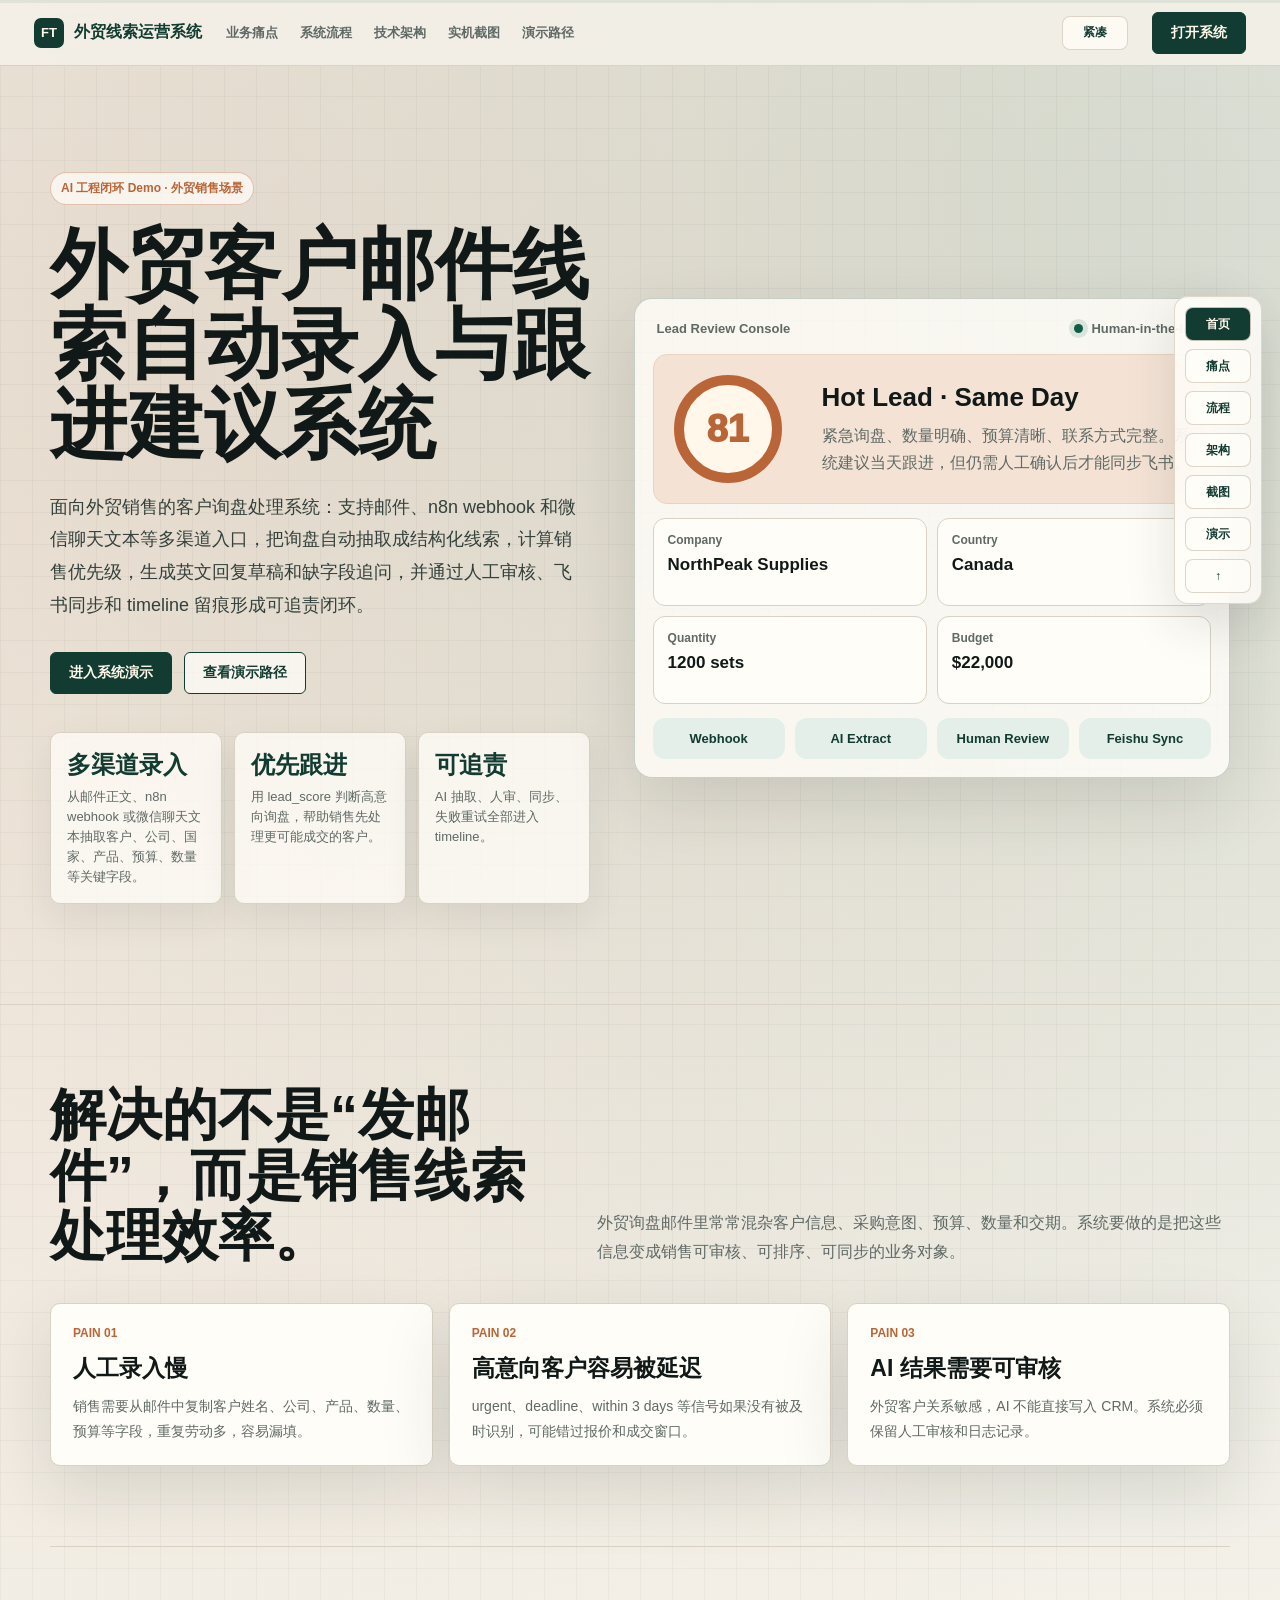
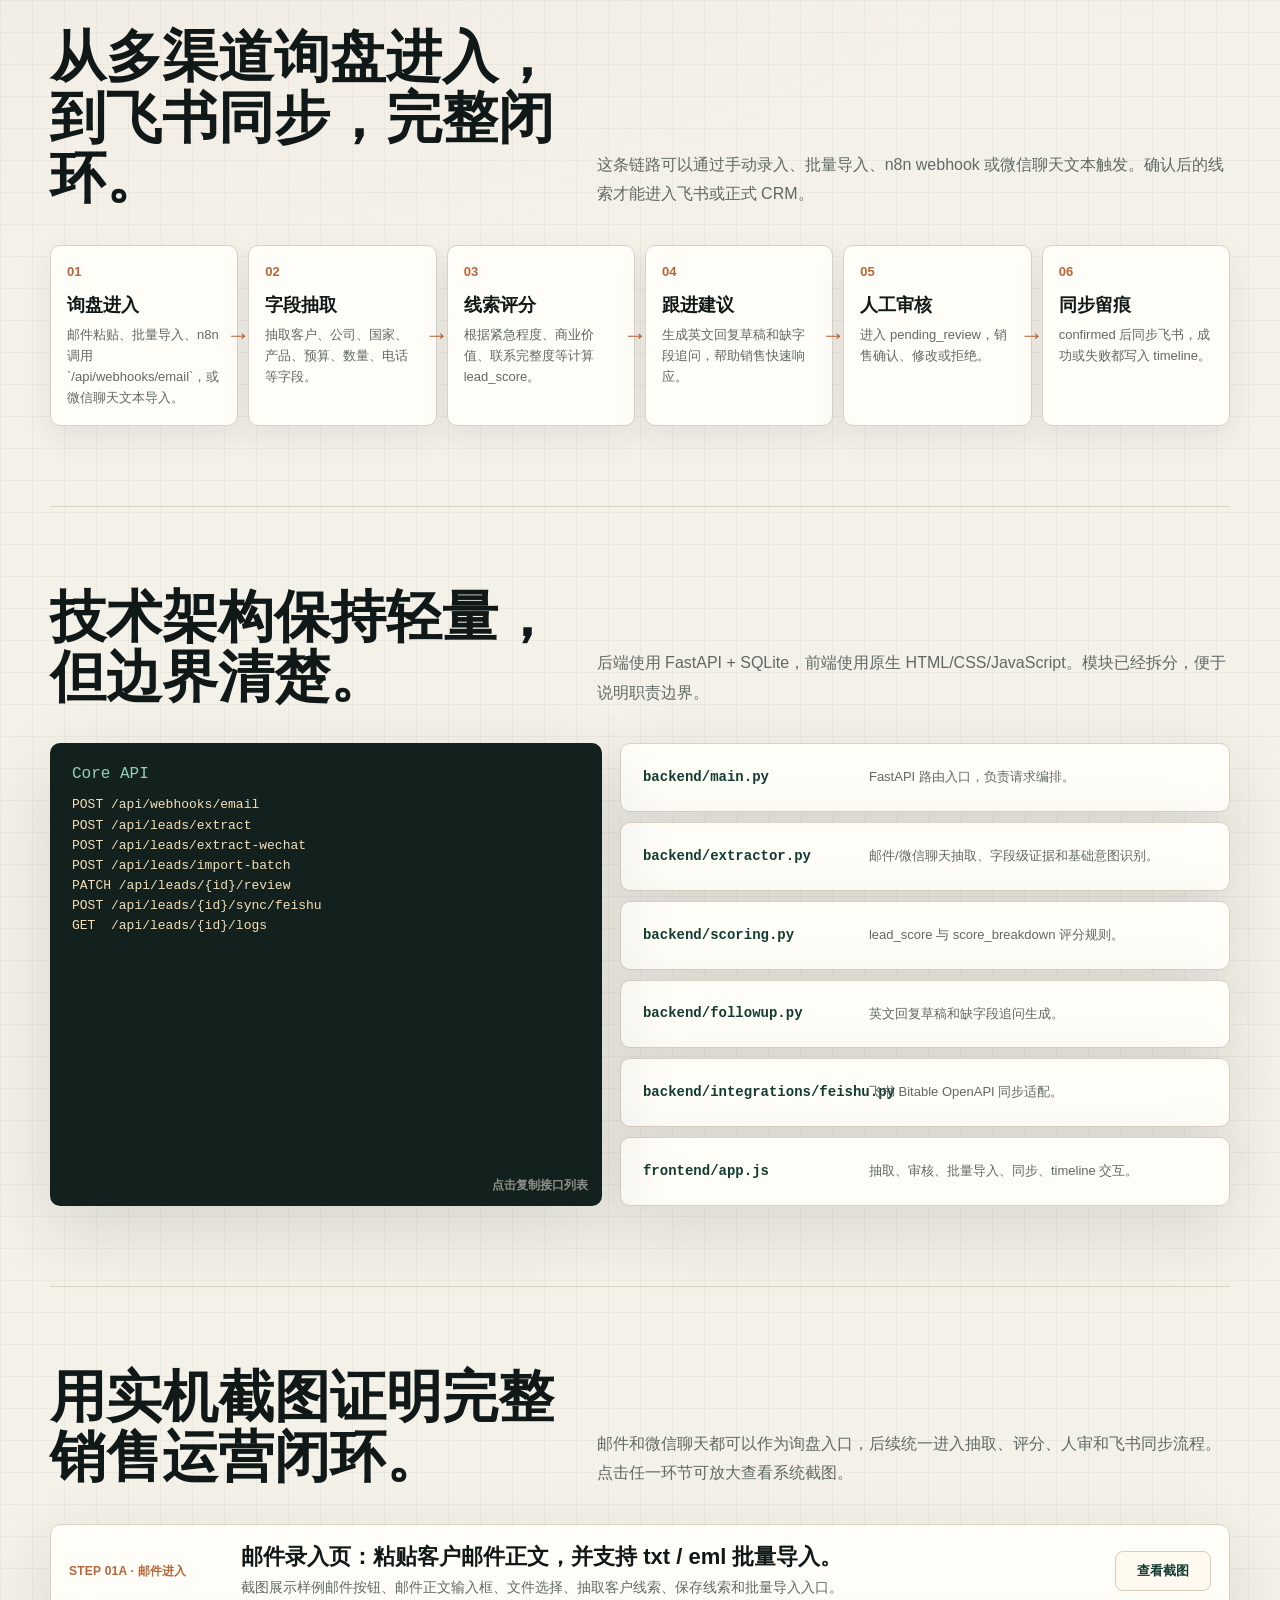
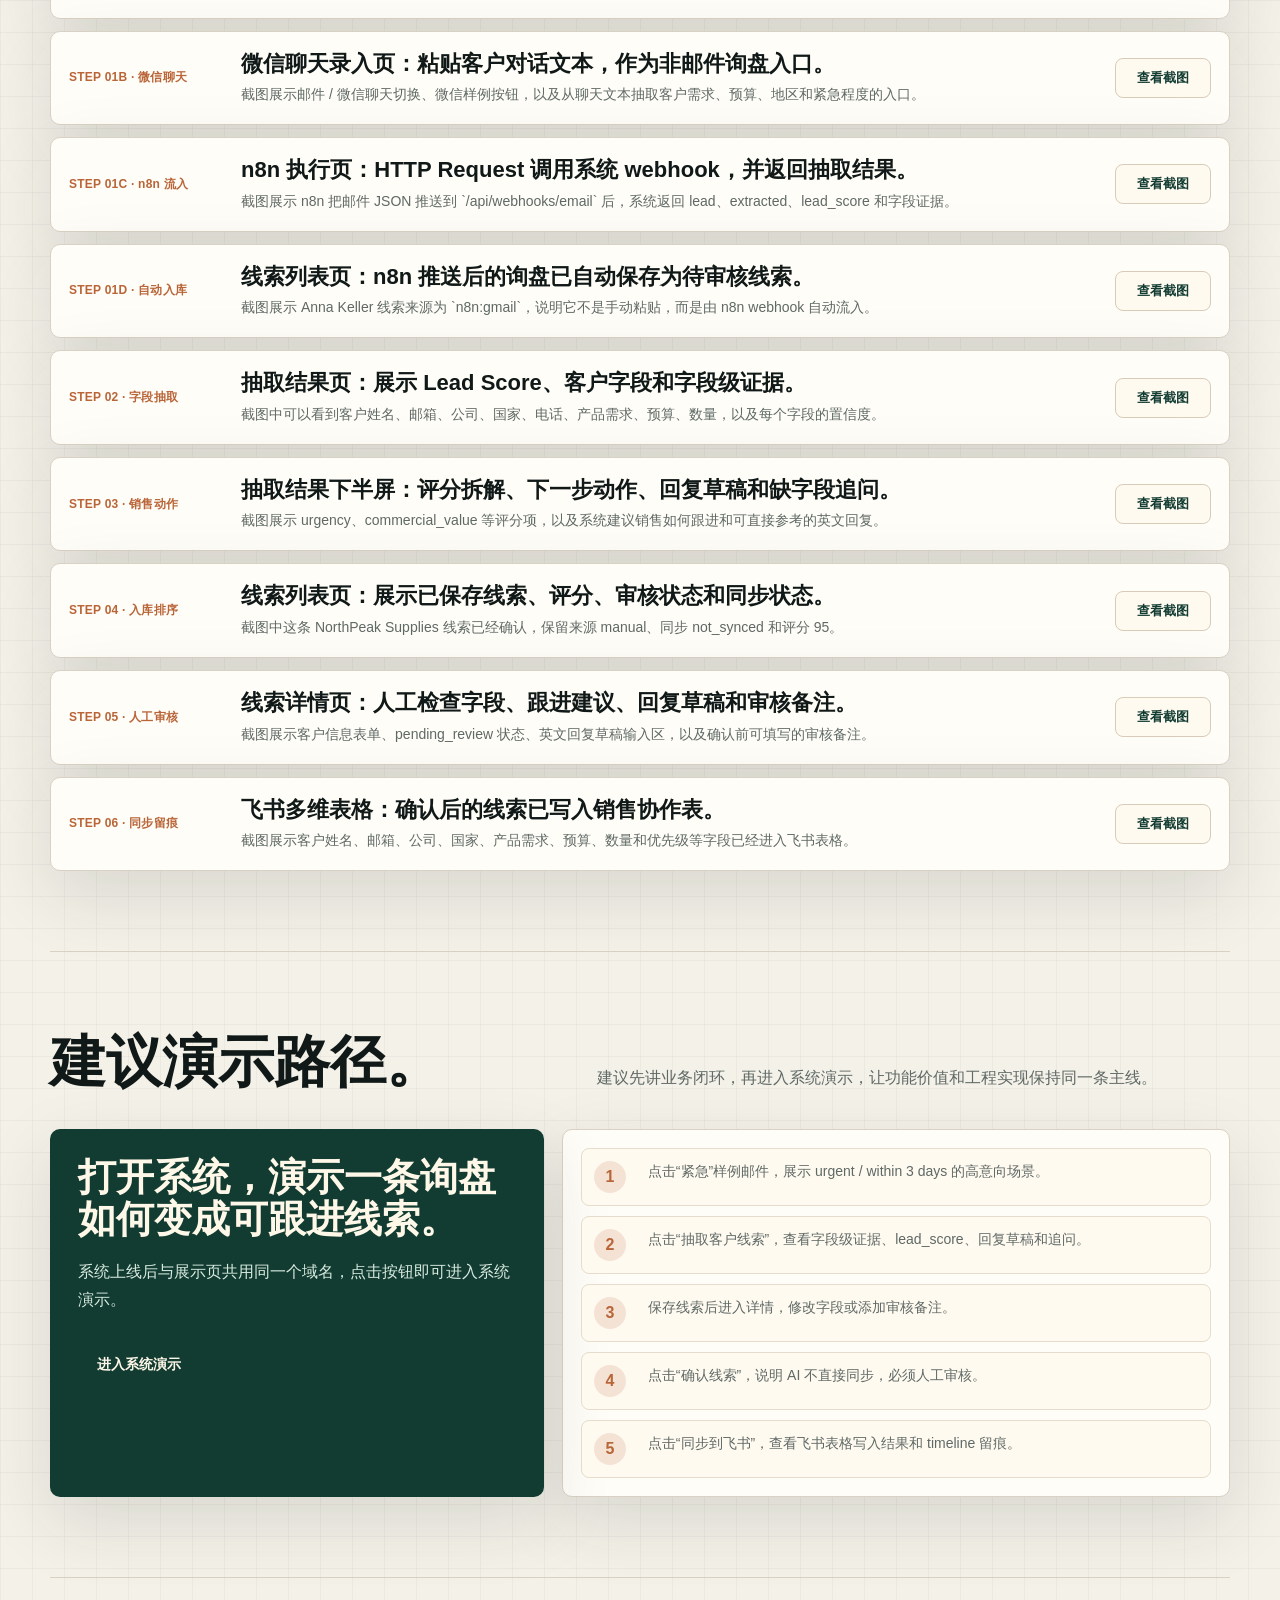
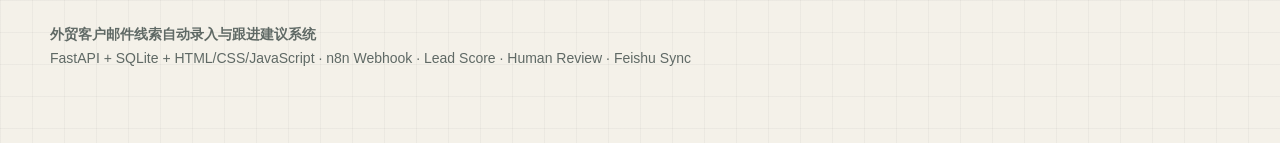
<file: docs/showcase.html>
﻿<!DOCTYPE html>
<html lang="zh-CN">
<head>
  <meta charset="UTF-8">
  <meta name="viewport" content="width=device-width, initial-scale=1.0">
  <title>外贸客户邮件线索自动录入与跟进建议系统</title>
  <style>
    :root {
      --bg: #f4f1e9;
      --paper: #fffdf8;
      --ink: #101917;
      --muted: #5f6965;
      --line: #d9d1c3;
      --green: #0d5d47;
      --green-dark: #123c32;
      --copper: #b96538;
      --blue: #265e72;
      --red: #963b31;
      --soft-green: #e3efe8;
      --soft-copper: #f4e3d5;
      --shadow: 0 24px 70px rgba(29, 37, 34, 0.13);
      --radius: 10px;
      font-family: "Microsoft YaHei", "PingFang SC", "Noto Sans SC", sans-serif;
    }

    * {
      box-sizing: border-box;
    }

    html {
      scroll-behavior: smooth;
    }

    body {
      margin: 0;
      color: var(--ink);
      background:
        linear-gradient(90deg, rgba(16, 25, 23, 0.035) 1px, transparent 1px),
        linear-gradient(rgba(16, 25, 23, 0.035) 1px, transparent 1px),
        radial-gradient(circle at 12% 8%, rgba(185, 101, 56, 0.13), transparent 32%),
        radial-gradient(circle at 88% 4%, rgba(13, 93, 71, 0.12), transparent 30%),
        var(--bg);
      background-size: 32px 32px, 32px 32px, auto, auto, auto;
    }

    a {
      color: inherit;
      text-decoration: none;
    }

    .nav {
      position: sticky;
      top: 0;
      z-index: 20;
      min-height: 66px;
      display: flex;
      align-items: center;
      justify-content: space-between;
      gap: 24px;
      padding: 0 34px;
      background: rgba(244, 241, 233, 0.88);
      border-bottom: 1px solid rgba(217, 209, 195, 0.92);
      backdrop-filter: blur(14px);
    }

    .brand {
      display: flex;
      align-items: center;
      gap: 10px;
      color: var(--green-dark);
      font-weight: 900;
      white-space: nowrap;
    }

    .brand-mark {
      width: 30px;
      height: 30px;
      display: grid;
      place-items: center;
      border-radius: 7px;
      background: var(--green-dark);
      color: #fff8e8;
      font-size: 13px;
    }

    .nav-links {
      display: flex;
      align-items: center;
      gap: 22px;
      color: var(--muted);
      font-size: 13px;
      font-weight: 800;
    }

    .nav-links a:hover {
      color: var(--green);
    }

    .button {
      display: inline-flex;
      align-items: center;
      justify-content: center;
      min-height: 42px;
      padding: 0 18px;
      border-radius: 6px;
      border: 1px solid var(--green-dark);
      background: var(--green-dark);
      color: #fff8e8;
      font-size: 14px;
      font-weight: 900;
      cursor: pointer;
    }

    .button.secondary {
      color: var(--green-dark);
      background: rgba(255, 253, 248, 0.74);
    }

    .hero {
      min-height: calc(100vh - 66px);
      display: grid;
      align-items: center;
      border-bottom: 1px solid var(--line);
    }

    .hero-inner {
      width: min(1180px, calc(100% - 44px));
      margin: 0 auto;
      display: grid;
      grid-template-columns: minmax(360px, 0.95fr) minmax(470px, 1.05fr);
      gap: 44px;
      align-items: center;
      padding: 62px 0;
    }

    .label {
      display: inline-flex;
      padding: 7px 10px;
      border: 1px solid rgba(185, 101, 56, 0.36);
      border-radius: 999px;
      color: var(--copper);
      background: rgba(255, 253, 248, 0.74);
      font-size: 12px;
      font-weight: 900;
    }

    h1 {
      max-width: 760px;
      margin: 20px 0 0;
      font-size: clamp(42px, 6vw, 80px);
      line-height: 1.04;
      letter-spacing: 0;
    }

    .hero-copy {
      max-width: 680px;
      margin: 26px 0 0;
      color: #33403b;
      font-size: 18px;
      line-height: 1.82;
    }

    .hero-actions {
      display: flex;
      flex-wrap: wrap;
      gap: 12px;
      margin-top: 30px;
    }

    .summary-strip {
      display: grid;
      grid-template-columns: repeat(3, minmax(0, 1fr));
      gap: 12px;
      margin-top: 38px;
      max-width: 720px;
    }

    .summary {
      padding: 16px;
      border: 1px solid var(--line);
      border-radius: var(--radius);
      background: rgba(255, 253, 248, 0.78);
      box-shadow: 0 14px 36px rgba(29, 37, 34, 0.08);
    }

    .summary strong {
      display: block;
      margin-bottom: 6px;
      color: var(--green-dark);
      font-size: 24px;
    }

    .summary span {
      color: var(--muted);
      font-size: 13px;
      line-height: 1.55;
    }

    .hero-panel {
      padding: 18px;
      border-radius: 18px;
      border: 1px solid rgba(18, 60, 50, 0.22);
      background: rgba(255, 253, 248, 0.82);
      box-shadow: var(--shadow);
    }

    .panel-head {
      display: flex;
      align-items: center;
      justify-content: space-between;
      gap: 16px;
      padding: 4px 4px 18px;
      color: var(--muted);
      font-size: 13px;
      font-weight: 900;
    }

    .status-dot {
      display: inline-flex;
      align-items: center;
      gap: 8px;
    }

    .status-dot::before {
      content: "";
      width: 9px;
      height: 9px;
      border-radius: 50%;
      background: var(--green);
      box-shadow: 0 0 0 5px rgba(13, 93, 71, 0.12);
    }

    .lead-dashboard {
      display: grid;
      gap: 14px;
    }

    .lead-card-main {
      display: grid;
      grid-template-columns: 130px 1fr;
      gap: 18px;
      align-items: center;
      padding: 20px;
      border-radius: 14px;
      background: var(--soft-copper);
      border: 1px solid #ead2c1;
    }

    .score {
      width: 108px;
      height: 108px;
      display: grid;
      place-items: center;
      border-radius: 50%;
      background: #fff8ea;
      border: 10px solid var(--copper);
      color: var(--copper);
      font-size: 38px;
      font-weight: 950;
    }

    .lead-card-main h2 {
      margin: 0 0 10px;
      font-size: 26px;
    }

    .lead-card-main p {
      margin: 0;
      color: var(--muted);
      line-height: 1.65;
    }

    .field-grid {
      display: grid;
      grid-template-columns: repeat(2, minmax(0, 1fr));
      gap: 10px;
    }

    .field {
      padding: 14px;
      min-height: 88px;
      border: 1px solid var(--line);
      border-radius: 12px;
      background: var(--paper);
    }

    .field span {
      display: block;
      margin-bottom: 8px;
      color: var(--muted);
      font-size: 12px;
      font-weight: 800;
    }

    .field strong {
      font-size: 17px;
    }

    .timeline-row {
      display: grid;
      grid-template-columns: repeat(4, minmax(0, 1fr));
      gap: 10px;
    }

    .event {
      padding: 13px;
      border-radius: 12px;
      background: var(--soft-green);
      color: var(--green-dark);
      font-size: 13px;
      font-weight: 900;
      text-align: center;
    }

    main {
      width: min(1180px, calc(100% - 44px));
      margin: 0 auto;
    }

    section {
      padding: 80px 0;
      border-bottom: 1px solid var(--line);
    }

    .section-head {
      display: grid;
      grid-template-columns: minmax(300px, 0.8fr) minmax(340px, 1fr);
      gap: 40px;
      align-items: end;
      margin-bottom: 36px;
    }

    .section-head h2 {
      margin: 0;
      font-size: clamp(32px, 4.5vw, 56px);
      line-height: 1.08;
    }

    .section-head p {
      margin: 0;
      color: var(--muted);
      font-size: 16px;
      line-height: 1.85;
    }

    .problem-grid {
      display: grid;
      grid-template-columns: repeat(3, minmax(0, 1fr));
      gap: 16px;
    }

    .problem-card,
    .capability-card,
    .module-card {
      padding: 22px;
      border: 1px solid var(--line);
      border-radius: var(--radius);
      background: var(--paper);
      box-shadow: var(--shadow);
    }

    .problem-card b,
    .capability-card b,
    .module-card b {
      display: block;
      color: var(--copper);
      font-size: 12px;
      margin-bottom: 14px;
    }

    .problem-card h3,
    .capability-card h3,
    .module-card h3 {
      margin: 0 0 12px;
      font-size: 23px;
      line-height: 1.25;
    }

    .problem-card p,
    .capability-card p,
    .module-card p {
      margin: 0;
      color: var(--muted);
      font-size: 14px;
      line-height: 1.75;
    }

    .flow {
      display: grid;
      grid-template-columns: repeat(6, minmax(0, 1fr));
      gap: 10px;
    }

    .flow-step {
      min-height: 172px;
      position: relative;
      padding: 16px;
      border: 1px solid var(--line);
      border-radius: var(--radius);
      background: var(--paper);
      box-shadow: 0 12px 30px rgba(29, 37, 34, 0.08);
    }

    .flow-step::after {
      content: "→";
      position: absolute;
      right: -13px;
      top: 50%;
      transform: translateY(-50%);
      color: var(--copper);
      font-size: 24px;
      z-index: 2;
    }

    .flow-step:last-child::after {
      content: "";
    }

    .flow-step b {
      color: var(--copper);
      font-size: 13px;
    }

    .flow-step strong {
      display: block;
      margin: 14px 0 8px;
      font-size: 18px;
      line-height: 1.25;
    }

    .flow-step span {
      color: var(--muted);
      font-size: 13px;
      line-height: 1.62;
    }

    .capabilities {
      display: grid;
      grid-template-columns: repeat(4, minmax(0, 1fr));
      gap: 16px;
    }

    .architecture {
      display: grid;
      grid-template-columns: 0.95fr 1.05fr;
      gap: 18px;
    }

    .code-panel {
      padding: 22px;
      min-height: 390px;
      border-radius: var(--radius);
      background: #12211d;
      color: #edf7ef;
      box-shadow: var(--shadow);
      overflow: auto;
      font-family: Consolas, "Courier New", monospace;
    }

    .code-panel .cmd {
      margin-bottom: 12px;
      color: #95cfb9;
    }

    .code-panel pre {
      margin: 0;
      color: #f4dfb8;
      white-space: pre-wrap;
      line-height: 1.55;
      font-size: 13px;
    }

    .module-list {
      display: grid;
      gap: 10px;
    }

    .module-card {
      display: grid;
      grid-template-columns: 210px 1fr;
      gap: 16px;
      align-items: center;
      min-height: auto;
    }

    .module-card h3 {
      margin: 0;
      font-family: Consolas, "Courier New", monospace;
      font-size: 14px;
      color: var(--green-dark);
    }

    .module-card p {
      font-size: 13px;
    }

    .demo-box {
      display: grid;
      grid-template-columns: minmax(320px, 0.85fr) minmax(360px, 1.15fr);
      gap: 18px;
      align-items: stretch;
    }

    .demo-card {
      padding: 28px;
      border-radius: var(--radius);
      background: var(--green-dark);
      color: #fff8e8;
      box-shadow: var(--shadow);
    }

    .demo-card h2 {
      margin: 0;
      font-size: 38px;
      line-height: 1.1;
    }

    .demo-card p {
      color: #d8eadf;
      line-height: 1.75;
      margin: 18px 0 0;
    }

    .demo-steps {
      display: grid;
      gap: 10px;
      padding: 18px;
      border-radius: var(--radius);
      border: 1px solid var(--line);
      background: var(--paper);
      box-shadow: var(--shadow);
    }

    .demo-step {
      display: grid;
      grid-template-columns: 42px 1fr;
      gap: 12px;
      align-items: start;
      padding: 12px;
      border-radius: 8px;
      background: #fffaf0;
      border: 1px solid #e5dccd;
    }

    .demo-step b {
      width: 32px;
      height: 32px;
      display: grid;
      place-items: center;
      border-radius: 50%;
      background: var(--soft-copper);
      color: var(--copper);
    }

    .demo-step span {
      color: var(--muted);
      line-height: 1.55;
      font-size: 14px;
    }

    .proof-accordion {
      display: grid;
      gap: 12px;
    }

    .proof-step-card {
      display: grid;
      grid-template-columns: minmax(120px, 0.18fr) minmax(0, 1fr) auto;
      gap: 18px;
      align-items: center;
      padding: 18px;
      border: 1px solid var(--line);
      border-radius: var(--radius);
      background: var(--paper);
      box-shadow: var(--shadow);
      cursor: pointer;
      transition: transform 0.18s ease, border-color 0.18s ease, box-shadow 0.18s ease;
    }

    .proof-step-card:hover,
    .proof-step-card:focus-visible,
    .proof-step-card.is-open {
      transform: translateY(-2px);
      border-color: rgba(194, 100, 49, 0.42);
      box-shadow: 0 24px 70px rgba(36, 43, 36, 0.14);
      outline: none;
    }

    .proof-step-card b {
      color: var(--copper);
      font-size: 12px;
      letter-spacing: 0.02em;
    }

    .proof-step-card h3 {
      margin: 0 0 6px;
      color: var(--ink);
      font-size: 22px;
      line-height: 1.25;
    }

    .proof-step-card p {
      margin: 0;
      color: var(--muted);
      font-size: 14px;
      line-height: 1.65;
    }

    .proof-open {
      display: inline-flex;
      align-items: center;
      justify-content: center;
      min-width: 96px;
      min-height: 40px;
      padding: 0 14px;
      border: 1px solid #d8cbb8;
      border-radius: 8px;
      color: var(--green-dark);
      background: #fffaf0;
      font-size: 13px;
      font-weight: 850;
      white-space: nowrap;
    }

    .proof-lightbox {
      position: fixed;
      inset: 0;
      z-index: 190;
      display: grid;
      place-items: center;
      padding: 22px;
      background: rgba(12, 20, 17, 0.72);
      opacity: 0;
      pointer-events: none;
      transition: opacity 0.18s ease;
    }

    .proof-lightbox.is-open {
      opacity: 1;
      pointer-events: auto;
    }

    .proof-lightbox-panel {
      width: min(1160px, 100%);
      max-height: 88vh;
      display: grid;
      grid-template-rows: auto minmax(0, 1fr);
      overflow: hidden;
      border: 1px solid rgba(255, 250, 240, 0.42);
      border-radius: 16px;
      background: #fffdf8;
      box-shadow: 0 34px 90px rgba(0, 0, 0, 0.36);
      transform: scale(0.96);
      transition: transform 0.18s ease;
    }

    .proof-lightbox.is-open .proof-lightbox-panel {
      transform: scale(1);
    }

    .proof-lightbox-head {
      display: flex;
      justify-content: space-between;
      align-items: center;
      gap: 16px;
      padding: 14px 16px;
      border-bottom: 1px solid var(--line);
    }

    .proof-lightbox-head h3 {
      margin: 0;
      color: var(--ink);
      font-size: 18px;
    }

    .proof-lightbox-close {
      width: 40px;
      height: 40px;
      border: 1px solid #d8cbb8;
      border-radius: 8px;
      background: #fffaf0;
      color: var(--ink);
      font-size: 22px;
      cursor: pointer;
    }

    .proof-lightbox img {
      display: block;
      width: 100%;
      max-height: calc(88vh - 70px);
      object-fit: contain;
      background: #eef3f2;
    }

    footer {
      width: min(1180px, calc(100% - 44px));
      margin: 0 auto;
      padding: 44px 0 72px;
      color: var(--muted);
      line-height: 1.75;
      font-size: 14px;
    }

    @media (max-width: 1080px) {
      .nav-links {
        display: none;
      }

      .hero-inner,
      .section-head,
      .architecture,
      .demo-box {
        grid-template-columns: 1fr;
      }

      .problem-grid,
      .capabilities {
        grid-template-columns: repeat(2, minmax(0, 1fr));
      }

      .flow {
        grid-template-columns: repeat(2, minmax(0, 1fr));
      }

      .flow-step::after {
        content: "";
      }
    }

    @media (max-width: 680px) {
      .nav {
        padding: 0 14px;
      }

      .brand span:last-child {
        display: none;
      }

      .hero-inner,
      main,
      footer {
        width: min(100% - 24px, 1180px);
      }

      h1 {
        font-size: 38px;
      }

      .summary-strip,
      .field-grid,
      .timeline-row,
      .proof-step-card,
      .problem-grid,
      .capabilities,
      .flow,
      .module-card,
      .lead-card-main {
        grid-template-columns: 1fr;
      }

      .proof-open {
        width: 100%;
      }
    }
    .scroll-progress {
      position: fixed;
      top: 0;
      left: 0;
      right: 0;
      z-index: 90;
      height: 3px;
      background: rgba(13, 93, 71, 0.08);
    }

    .scroll-progress span {
      display: block;
      width: 0;
      height: 100%;
      background: linear-gradient(90deg, var(--green), var(--copper), var(--blue));
      box-shadow: 0 0 18px rgba(13, 93, 71, 0.28);
      transition: width 0.08s linear;
    }

    .hero {
      min-height: auto;
      padding: 72px 0 54px;
    }

    .hero-inner {
      padding: 34px 0 46px;
    }

    .nav {
      transition: min-height 0.22s ease, box-shadow 0.22s ease, background 0.22s ease;
    }

    .nav.is-scrolled {
      min-height: 56px;
      box-shadow: 0 12px 34px rgba(29, 37, 34, 0.12);
      background: rgba(255, 253, 248, 0.92);
    }

    .nav-links a {
      position: relative;
      transition: color 0.2s ease;
    }

    .nav-links a::after {
      content: "";
      position: absolute;
      left: 0;
      right: 0;
      bottom: -8px;
      height: 2px;
      border-radius: 999px;
      background: var(--green);
      transform: scaleX(0);
      transform-origin: center;
      transition: transform 0.24s ease;
    }

    .nav-links a.is-active {
      color: var(--green-dark);
    }

    .nav-links a.is-active::after,
    .nav-links a:hover::after {
      transform: scaleX(1);
    }

    .button,
    .summary,
    .problem-card,
    .capability-card,
    .module-card,
    .demo-step,
    .flow-step,
    .field,
    .event {
      transition: transform 0.24s cubic-bezier(0.22, 1, 0.36, 1), box-shadow 0.24s ease, border-color 0.24s ease, background 0.24s ease;
    }

    .button:hover {
      transform: translateY(-2px);
      box-shadow: 0 12px 28px rgba(18, 60, 50, 0.18);
    }

    .summary:hover,
    .problem-card:hover,
    .capability-card:hover,
    .module-card:hover,
    .field:hover {
      transform: translateY(-5px);
      box-shadow: 0 18px 44px rgba(29, 37, 34, 0.12);
      border-color: rgba(13, 93, 71, 0.24);
    }

    .hero-panel,
    .demo-card,
    .code-panel {
      position: relative;
      isolation: isolate;
    }

    .hero-panel::before,
    .demo-card::before,
    .code-panel::before {
      content: "";
      position: absolute;
      inset: 0;
      z-index: -1;
      border-radius: inherit;
      background: radial-gradient(circle at var(--mx, 50%) var(--my, 20%), rgba(185, 101, 56, 0.18), transparent 36%);
      opacity: 0;
      transition: opacity 0.24s ease;
    }

    .hero-panel:hover::before,
    .demo-card:hover::before,
    .code-panel:hover::before {
      opacity: 1;
    }

    .score {
      transition: transform 0.28s ease;
    }

    .score.is-counting {
      transform: scale(1.04);
    }

    .flow-step.is-active,
    .demo-step.is-active {
      border-color: rgba(13, 93, 71, 0.34);
      background: linear-gradient(180deg, rgba(227, 239, 232, 0.92), rgba(255, 253, 248, 0.94));
      transform: translateY(-4px);
      box-shadow: 0 16px 42px rgba(29, 37, 34, 0.12);
    }

    .problem-card[data-info-id],
    .flow-step[data-info-id] {
      cursor: pointer;
    }

    .problem-card[data-info-id]:focus-visible,
    .flow-step[data-info-id]:focus-visible {
      outline: 3px solid rgba(13, 93, 71, 0.26);
      outline-offset: 4px;
    }

    .info-lightbox {
      position: fixed;
      inset: 0;
      z-index: 110;
      display: grid;
      place-items: center;
      padding: 24px;
      background: rgba(16, 24, 21, 0.54);
      opacity: 0;
      pointer-events: none;
      transition: opacity 0.22s ease;
    }

    .info-lightbox.is-open {
      opacity: 1;
      pointer-events: auto;
    }

    .info-panel {
      width: min(780px, calc(100vw - 32px));
      max-height: min(760px, calc(100vh - 32px));
      overflow: auto;
      border: 1px solid rgba(217, 209, 195, 0.92);
      border-radius: 18px;
      background: var(--paper);
      box-shadow: 0 34px 90px rgba(16, 24, 21, 0.26);
      transform: translateY(12px) scale(0.98);
      transition: transform 0.22s ease;
    }

    .info-lightbox.is-open .info-panel {
      transform: translateY(0) scale(1);
    }

    .info-head {
      display: grid;
      grid-template-columns: 1fr auto;
      gap: 18px;
      align-items: start;
      padding: 24px;
      border-bottom: 1px solid rgba(217, 209, 195, 0.72);
    }

    .info-kicker {
      margin: 0 0 8px;
      color: var(--copper);
      font-size: 13px;
      font-weight: 900;
      letter-spacing: 0.08em;
      text-transform: uppercase;
    }

    .info-title {
      margin: 0;
      font-size: clamp(28px, 4vw, 46px);
      line-height: 1.08;
      color: var(--ink);
    }

    .info-close {
      width: 42px;
      height: 42px;
      border: 1px solid rgba(217, 209, 195, 0.9);
      border-radius: 999px;
      background: rgba(255, 253, 248, 0.88);
      color: var(--ink);
      font-size: 24px;
      font-weight: 900;
      cursor: pointer;
    }

    .info-body {
      display: grid;
      gap: 14px;
      padding: 24px;
    }

    .info-section {
      padding: 18px;
      border: 1px solid rgba(217, 209, 195, 0.82);
      border-radius: 12px;
      background: rgba(255, 253, 248, 0.68);
    }

    .info-section h4 {
      margin: 0 0 10px;
      color: var(--green-dark);
      font-size: 18px;
      line-height: 1.35;
    }

    .info-section p {
      margin: 0;
      color: var(--muted);
      font-size: 17px;
      line-height: 1.78;
    }

    .quick-dock {
      position: fixed;
      right: 18px;
      top: 50%;
      z-index: 60;
      display: grid;
      gap: 8px;
      padding: 10px;
      border: 1px solid rgba(217, 209, 195, 0.82);
      border-radius: 14px;
      background: rgba(255, 253, 248, 0.82);
      backdrop-filter: blur(16px);
      box-shadow: 0 18px 50px rgba(29, 37, 34, 0.13);
      transform: translateY(-50%);
    }

    .quick-dock a,
    .quick-dock button,
    .density-toggle {
      min-width: 66px;
      min-height: 34px;
      display: inline-grid;
      place-items: center;
      border: 1px solid rgba(217, 209, 195, 0.9);
      border-radius: 8px;
      background: rgba(255, 253, 248, 0.82);
      color: var(--green-dark);
      font-size: 12px;
      font-weight: 900;
      cursor: pointer;
      white-space: nowrap;
    }

    .quick-dock a.is-active,
    .quick-dock a:hover,
    .quick-dock button:hover,
    .density-toggle[aria-pressed="true"] {
      background: var(--green-dark);
      color: #fff8e8;
    }

    .density-toggle {
      margin-left: auto;
    }

    body.compact-ui section {
      padding-top: 54px;
      padding-bottom: 54px;
    }

    body.compact-ui .hero {
      min-height: auto;
    }

    body.compact-ui .hero-inner {
      padding: 42px 0;
    }

    body.compact-ui h1 {
      font-size: clamp(38px, 5.4vw, 66px);
    }

    body.compact-ui .problem-card,
    body.compact-ui .capability-card,
    body.compact-ui .module-card,
    body.compact-ui .demo-card,
    body.compact-ui .flow-step {
      padding: 20px;
    }

    body.motion-ready .reveal-item {
      opacity: 0;
      transform: translateY(22px);
      transition: opacity 0.62s ease, transform 0.62s cubic-bezier(0.22, 1, 0.36, 1);
    }

    body.motion-ready .reveal-item.is-visible {
      opacity: 1;
      transform: translateY(0);
    }

    .hero .reveal-item,
    .summary-strip .reveal-item {
      opacity: 1;
      transform: none;
    }

    .toast {
      position: fixed;
      left: 50%;
      bottom: 24px;
      z-index: 100;
      padding: 11px 14px;
      border-radius: 10px;
      background: var(--green-dark);
      color: #fff8e8;
      font-size: 13px;
      font-weight: 900;
      box-shadow: 0 18px 40px rgba(18, 60, 50, 0.22);
      opacity: 0;
      transform: translate(-50%, 16px);
      pointer-events: none;
      transition: opacity 0.22s ease, transform 0.22s ease;
    }

    .toast.show {
      opacity: 1;
      transform: translate(-50%, 0);
    }

    .code-panel {
      cursor: pointer;
    }

    .code-panel::after {
      content: "点击复制接口列表";
      position: absolute;
      right: 14px;
      bottom: 12px;
      color: rgba(255, 248, 232, 0.52);
      font-size: 12px;
      font-weight: 800;
    }

    :focus-visible {
      outline: 3px solid rgba(185, 101, 56, 0.45);
      outline-offset: 3px;
    }

    @media (prefers-reduced-motion: reduce) {
      *,
      *::before,
      *::after {
        scroll-behavior: auto !important;
        transition-duration: 0.01ms !important;
        animation-duration: 0.01ms !important;
      }
    }

    @media (max-width: 1080px) {
      .quick-dock {
        display: none;
      }

      .density-toggle {
        display: none;
      }
    }
  </style>
</head>
<body>
  <header class="nav">
    <a class="brand" href="#top"><span class="brand-mark">FT</span><span>外贸线索运营系统</span></a>
    <nav class="nav-links" aria-label="页面导航">
      <a href="#problem">业务痛点</a>
      <a href="#workflow">系统流程</a>
      <a href="#architecture">技术架构</a>
      <a href="#proof">实机截图</a>
      <a href="#demo">演示路径</a>
    </nav>
    <a class="button" href="/app" target="_blank" rel="noopener noreferrer">打开系统</a>
  </header>

  <section id="top" class="hero">
    <div class="hero-inner">
      <div>
        <span class="label">AI 工程闭环 Demo · 外贸销售场景</span>
        <h1>外贸客户邮件线索自动录入与跟进建议系统</h1>
        <p class="hero-copy">
          面向外贸销售的客户询盘处理系统：支持邮件、n8n webhook 和微信聊天文本等多渠道入口，把询盘自动抽取成结构化线索，计算销售优先级，生成英文回复草稿和缺字段追问，并通过人工审核、飞书同步和 timeline 留痕形成可追责闭环。
        </p>
        <div class="hero-actions">
          <a class="button" href="/app" target="_blank" rel="noopener noreferrer">进入系统演示</a>
          <a class="button secondary" href="#demo">查看演示路径</a>
        </div>
        <div class="summary-strip">
          <div class="summary"><strong>多渠道录入</strong><span>从邮件正文、n8n webhook 或微信聊天文本抽取客户、公司、国家、产品、预算、数量等关键字段。</span></div>
          <div class="summary"><strong>优先跟进</strong><span>用 lead_score 判断高意向询盘，帮助销售先处理更可能成交的客户。</span></div>
          <div class="summary"><strong>可追责</strong><span>AI 抽取、人审、同步、失败重试全部进入 timeline。</span></div>
        </div>
      </div>

      <div class="hero-panel" aria-label="系统核心能力预览">
        <div class="panel-head">
          <span>Lead Review Console</span>
          <span class="status-dot">Human-in-the-loop</span>
        </div>
        <div class="lead-dashboard">
          <div class="lead-card-main">
            <div class="score">81</div>
            <div>
              <h2>Hot Lead · Same Day</h2>
              <p>紧急询盘、数量明确、预算清晰、联系方式完整。系统建议当天跟进，但仍需人工确认后才能同步飞书。</p>
            </div>
          </div>
          <div class="field-grid">
            <div class="field"><span>Company</span><strong>NorthPeak Supplies</strong></div>
            <div class="field"><span>Country</span><strong>Canada</strong></div>
            <div class="field"><span>Quantity</span><strong>1200 sets</strong></div>
            <div class="field"><span>Budget</span><strong>$22,000</strong></div>
          </div>
          <div class="timeline-row">
            <div class="event">Webhook</div>
            <div class="event">AI Extract</div>
            <div class="event">Human Review</div>
            <div class="event">Feishu Sync</div>
          </div>
        </div>
      </div>
    </div>
  </section>

  <main>
    <section id="problem">
      <div class="section-head">
        <h2>解决的不是“发邮件”，而是销售线索处理效率。</h2>
        <p>外贸询盘邮件里常常混杂客户信息、采购意图、预算、数量和交期。系统要做的是把这些信息变成销售可审核、可排序、可同步的业务对象。</p>
      </div>
      <div class="problem-grid">
        <article class="problem-card" tabindex="0" role="button" data-info-id="pain-manual">
          <b>PAIN 01</b>
          <h3>人工录入慢</h3>
          <p>销售需要从邮件中复制客户姓名、公司、产品、数量、预算等字段，重复劳动多，容易漏填。</p>
        </article>
        <article class="problem-card" tabindex="0" role="button" data-info-id="pain-delay">
          <b>PAIN 02</b>
          <h3>高意向客户容易被延迟</h3>
          <p>urgent、deadline、within 3 days 等信号如果没有被及时识别，可能错过报价和成交窗口。</p>
        </article>
        <article class="problem-card" tabindex="0" role="button" data-info-id="pain-audit">
          <b>PAIN 03</b>
          <h3>AI 结果需要可审核</h3>
          <p>外贸客户关系敏感，AI 不能直接写入 CRM。系统必须保留人工审核和日志记录。</p>
        </article>
      </div>
    </section>

    <section id="workflow">
      <div class="section-head">
        <h2>从多渠道询盘进入，到飞书同步，完整闭环。</h2>
        <p>这条链路可以通过手动录入、批量导入、n8n webhook 或微信聊天文本触发。确认后的线索才能进入飞书或正式 CRM。</p>
      </div>
      <div class="flow">
        <div class="flow-step" tabindex="0" role="button" data-info-id="flow-intake"><b>01</b><strong>询盘进入</strong><span>邮件粘贴、批量导入、n8n 调用 `/api/webhooks/email`，或微信聊天文本导入。</span></div>
        <div class="flow-step" tabindex="0" role="button" data-info-id="flow-extract"><b>02</b><strong>字段抽取</strong><span>抽取客户、公司、国家、产品、预算、数量、电话等字段。</span></div>
        <div class="flow-step" tabindex="0" role="button" data-info-id="flow-score"><b>03</b><strong>线索评分</strong><span>根据紧急程度、商业价值、联系完整度等计算 lead_score。</span></div>
        <div class="flow-step" tabindex="0" role="button" data-info-id="flow-followup"><b>04</b><strong>跟进建议</strong><span>生成英文回复草稿和缺字段追问，帮助销售快速响应。</span></div>
        <div class="flow-step" tabindex="0" role="button" data-info-id="flow-review"><b>05</b><strong>人工审核</strong><span>进入 pending_review，销售确认、修改或拒绝。</span></div>
        <div class="flow-step" tabindex="0" role="button" data-info-id="flow-sync"><b>06</b><strong>同步留痕</strong><span>confirmed 后同步飞书，成功或失败都写入 timeline。</span></div>
      </div>
    </section>

    <section id="architecture">
      <div class="section-head">
        <h2>技术架构保持轻量，但边界清楚。</h2>
        <p>后端使用 FastAPI + SQLite，前端使用原生 HTML/CSS/JavaScript。模块已经拆分，便于说明职责边界。</p>
      </div>
      <div class="architecture">
        <div class="code-panel">
          <div class="cmd">Core API</div>
          <pre>POST /api/webhooks/email
POST /api/leads/extract
POST /api/leads/extract-wechat
POST /api/leads/import-batch
PATCH /api/leads/{id}/review
POST /api/leads/{id}/sync/feishu
GET  /api/leads/{id}/logs</pre>
        </div>
        <div class="module-list">
          <div class="module-card"><h3>backend/main.py</h3><p>FastAPI 路由入口，负责请求编排。</p></div>
          <div class="module-card"><h3>backend/extractor.py</h3><p>邮件/微信聊天抽取、字段级证据和基础意图识别。</p></div>
          <div class="module-card"><h3>backend/scoring.py</h3><p>lead_score 与 score_breakdown 评分规则。</p></div>
          <div class="module-card"><h3>backend/followup.py</h3><p>英文回复草稿和缺字段追问生成。</p></div>
          <div class="module-card"><h3>backend/integrations/feishu.py</h3><p>飞书 Bitable OpenAPI 同步适配。</p></div>
          <div class="module-card"><h3>frontend/app.js</h3><p>抽取、审核、批量导入、同步、timeline 交互。</p></div>
        </div>
      </div>
    </section>

    <section id="proof">
      <div class="section-head">
        <h2>用实机截图证明完整销售运营闭环。</h2>
        <p>邮件和微信聊天都可以作为询盘入口，后续统一进入抽取、评分、人审和飞书同步流程。点击任一环节可放大查看系统截图。</p>
      </div>
      <div class="proof-accordion" aria-label="可放大的系统截图步骤">
        <article class="proof-step-card" role="button" tabindex="0" data-proof-image="../show_pictures/Step1_邮件录入界面.png" data-proof-title="STEP 01A · 邮件录入界面">
          <b>STEP 01A · 邮件进入</b>
          <div>
            <h3>邮件录入页：粘贴客户邮件正文，并支持 txt / eml 批量导入。</h3>
            <p>截图展示样例邮件按钮、邮件正文输入框、文件选择、抽取客户线索、保存线索和批量导入入口。</p>
          </div>
          <span class="proof-open">查看截图</span>
        </article>
        <article class="proof-step-card" role="button" tabindex="0" data-proof-image="../show_pictures/微信聊天文本录入.png" data-proof-title="STEP 01B · 微信聊天文本录入">
          <b>STEP 01B · 微信聊天</b>
          <div>
            <h3>微信聊天录入页：粘贴客户对话文本，作为非邮件询盘入口。</h3>
            <p>截图展示邮件 / 微信聊天切换、微信样例按钮，以及从聊天文本抽取客户需求、预算、地区和紧急程度的入口。</p>
          </div>
          <span class="proof-open">查看截图</span>
        </article>
        <article class="proof-step-card" role="button" tabindex="0" data-proof-image="../show_pictures/n8n_1.png" data-proof-title="STEP 01C · n8n HTTP Request 执行结果">
          <b>STEP 01C · n8n 流入</b>
          <div>
            <h3>n8n 执行页：HTTP Request 调用系统 webhook，并返回抽取结果。</h3>
            <p>截图展示 n8n 把邮件 JSON 推送到 `/api/webhooks/email` 后，系统返回 lead、extracted、lead_score 和字段证据。</p>
          </div>
          <span class="proof-open">查看截图</span>
        </article>
        <article class="proof-step-card" role="button" tabindex="0" data-proof-image="../show_pictures/n8n_2.png" data-proof-title="STEP 01D · n8n 自动入库结果">
          <b>STEP 01D · 自动入库</b>
          <div>
            <h3>线索列表页：n8n 推送后的询盘已自动保存为待审核线索。</h3>
            <p>截图展示 Anna Keller 线索来源为 `n8n:gmail`，说明它不是手动粘贴，而是由 n8n webhook 自动流入。</p>
          </div>
          <span class="proof-open">查看截图</span>
        </article>
        <article class="proof-step-card" role="button" tabindex="0" data-proof-image="../show_pictures/Step2_抽取结果界面_1.png" data-proof-title="STEP 02 · 字段抽取结果">
          <b>STEP 02 · 字段抽取</b>
          <div>
            <h3>抽取结果页：展示 Lead Score、客户字段和字段级证据。</h3>
            <p>截图中可以看到客户姓名、邮箱、公司、国家、电话、产品需求、预算、数量，以及每个字段的置信度。</p>
          </div>
          <span class="proof-open">查看截图</span>
        </article>
        <article class="proof-step-card" role="button" tabindex="0" data-proof-image="../show_pictures/Step2_抽取结果界面_3.png" data-proof-title="STEP 03 · 评分拆解与回复草稿">
          <b>STEP 03 · 销售动作</b>
          <div>
            <h3>抽取结果下半屏：评分拆解、下一步动作、回复草稿和缺字段追问。</h3>
            <p>截图展示 urgency、commercial_value 等评分项，以及系统建议销售如何跟进和可直接参考的英文回复。</p>
          </div>
          <span class="proof-open">查看截图</span>
        </article>
        <article class="proof-step-card" role="button" tabindex="0" data-proof-image="../show_pictures/Step3_线索列表界面-已确认.png" data-proof-title="STEP 04 · 线索列表与状态">
          <b>STEP 04 · 入库排序</b>
          <div>
            <h3>线索列表页：展示已保存线索、评分、审核状态和同步状态。</h3>
            <p>截图中这条 NorthPeak Supplies 线索已经确认，保留来源 manual、同步 not_synced 和评分 95。</p>
          </div>
          <span class="proof-open">查看截图</span>
        </article>
        <article class="proof-step-card" role="button" tabindex="0" data-proof-image="../show_pictures/Step4_线索详情与人工审核界面_1.png" data-proof-title="STEP 05 · 线索详情与人工审核">
          <b>STEP 05 · 人工审核</b>
          <div>
            <h3>线索详情页：人工检查字段、跟进建议、回复草稿和审核备注。</h3>
            <p>截图展示客户信息表单、pending_review 状态、英文回复草稿输入区，以及确认前可填写的审核备注。</p>
          </div>
          <span class="proof-open">查看截图</span>
        </article>
        <article class="proof-step-card" role="button" tabindex="0" data-proof-image="../show_pictures/同步到飞书_2.png" data-proof-title="STEP 06 · 飞书多维表格写入结果">
          <b>STEP 06 · 同步留痕</b>
          <div>
            <h3>飞书多维表格：确认后的线索已写入销售协作表。</h3>
            <p>截图展示客户姓名、邮箱、公司、国家、产品需求、预算、数量和优先级等字段已经进入飞书表格。</p>
          </div>
          <span class="proof-open">查看截图</span>
        </article>
      </div>
    </section>

    <section id="demo">
      <div class="section-head">
        <h2>建议演示路径。</h2>
        <p>建议先讲业务闭环，再进入系统演示，让功能价值和工程实现保持同一条主线。</p>
      </div>
      <div class="demo-box">
        <div class="demo-card">
          <h2>打开系统，演示一条询盘如何变成可跟进线索。</h2>
          <p>系统上线后与展示页共用同一个域名，点击按钮即可进入系统演示。</p>
          <div class="hero-actions">
            <a class="button" href="/app" target="_blank" rel="noopener noreferrer">进入系统演示</a>
          </div>
        </div>
        <div class="demo-steps">
          <div class="demo-step"><b>1</b><span>点击“紧急”样例邮件，展示 urgent / within 3 days 的高意向场景。</span></div>
          <div class="demo-step"><b>2</b><span>点击“抽取客户线索”，查看字段级证据、lead_score、回复草稿和追问。</span></div>
          <div class="demo-step"><b>3</b><span>保存线索后进入详情，修改字段或添加审核备注。</span></div>
          <div class="demo-step"><b>4</b><span>点击“确认线索”，说明 AI 不直接同步，必须人工审核。</span></div>
          <div class="demo-step"><b>5</b><span>点击“同步到飞书”，查看飞书表格写入结果和 timeline 留痕。</span></div>
        </div>
      </div>
    </section>
  </main>

  <footer>
    <strong>外贸客户邮件线索自动录入与跟进建议系统</strong><br>
    FastAPI + SQLite + HTML/CSS/JavaScript · n8n Webhook · Lead Score · Human Review · Feishu Sync
  </footer>
  <script>
    (() => {
      const sections = [...document.querySelectorAll("section[id]")];
      const nav = document.querySelector(".nav");
      const navLinks = [...document.querySelectorAll(".nav-links a")];

      const progress = document.createElement("div");
      progress.className = "scroll-progress";
      progress.innerHTML = "<span></span>";
      document.body.prepend(progress);
      const progressBar = progress.querySelector("span");

      const densityButton = document.createElement("button");
      densityButton.className = "density-toggle";
      densityButton.type = "button";
      densityButton.textContent = "紧凑";
      densityButton.setAttribute("aria-pressed", "false");
      densityButton.title = "切换更紧凑的信息密度";
      nav?.insertBefore(densityButton, nav.querySelector(".button"));

      const dock = document.createElement("aside");
      dock.className = "quick-dock";
      dock.setAttribute("aria-label", "快捷导航");
      const dockLabelMap = {
        top: "首页",
        problem: "痛点",
        workflow: "流程",
        capability: "能力",
        architecture: "架构",
        proof: "截图",
        demo: "演示"
      };
      dock.innerHTML = sections.map((section, index) => {
        const label = dockLabelMap[section.id] || String(index + 1);
        return `<a href="#${section.id}" data-target="${section.id}" title="${section.querySelector("h2")?.textContent || section.id}">${label}</a>`;
      }).join("") + '<button type="button" data-top title="返回顶部">↑</button>';
      document.body.appendChild(dock);
      dock.querySelector("[data-top]")?.addEventListener("click", () => window.scrollTo({ top: 0, behavior: "smooth" }));

      const toast = document.createElement("div");
      toast.className = "toast";
      toast.setAttribute("role", "status");
      document.body.appendChild(toast);
      function showToast(message) {
        toast.textContent = message;
        toast.classList.add("show");
        window.clearTimeout(showToast.timer);
        showToast.timer = window.setTimeout(() => toast.classList.remove("show"), 1800);
      }

      densityButton.addEventListener("click", () => {
        const active = document.body.classList.toggle("compact-ui");
        densityButton.setAttribute("aria-pressed", String(active));
        showToast(active ? "已切换为紧凑视图" : "已切换为标准视图");
      });

      document.querySelectorAll(".summary, .problem-card, .capability-card, .module-card, .field, .demo-card, .hero-panel, .code-panel").forEach((card) => {
        card.addEventListener("pointermove", (event) => {
          const rect = card.getBoundingClientRect();
          card.style.setProperty("--mx", `${((event.clientX - rect.left) / rect.width) * 100}%`);
          card.style.setProperty("--my", `${((event.clientY - rect.top) / rect.height) * 100}%`);
        });
      });

      document.querySelectorAll(".demo-step").forEach((step) => {
        step.tabIndex = 0;
        step.addEventListener("click", () => step.classList.toggle("is-active"));
        step.addEventListener("keydown", (event) => {
          if (event.key === "Enter" || event.key === " ") {
            event.preventDefault();
            step.classList.toggle("is-active");
          }
        });
      });

      document.querySelector(".code-panel")?.addEventListener("click", async () => {
        const text = document.querySelector(".code-panel pre")?.textContent?.trim();
        if (!text) return;
        try {
          await navigator.clipboard.writeText(text);
          showToast("接口列表已复制");
        } catch {
          showToast("当前浏览器不支持自动复制");
        }
      });

      const revealItems = document.querySelectorAll(".section-head, .summary, .problem-card, .flow-step, .capability-card, .architecture, .demo-card, .demo-step, .hero-panel");
      revealItems.forEach((item) => item.classList.add("reveal-item"));
      const showVisibleRevealItems = () => {
        revealItems.forEach((item) => {
          const rect = item.getBoundingClientRect();
          if (rect.top < window.innerHeight * 0.94 && rect.bottom > 0) {
            item.classList.add("is-visible");
          }
        });
      };
      showVisibleRevealItems();
      document.body.classList.add("motion-ready");
      requestAnimationFrame(showVisibleRevealItems);
      const revealObserver = new IntersectionObserver((entries) => {
        entries.forEach((entry) => {
          if (!entry.isIntersecting) return;
          entry.target.classList.add("is-visible");
          revealObserver.unobserve(entry.target);
        });
      }, { threshold: 0.14 });
      revealItems.forEach((item) => revealObserver.observe(item));

      const score = document.querySelector(".score");
      const scoreObserver = new IntersectionObserver((entries) => {
        if (!entries.some((entry) => entry.isIntersecting) || !score) return;
        score.classList.add("is-counting");
        window.setTimeout(() => score.classList.remove("is-counting"), 760);
        scoreObserver.disconnect();
      }, { threshold: 0.5 });
      if (score) scoreObserver.observe(score);

      const dockLinks = [...dock.querySelectorAll("a[data-target]")];
      const linkById = new Map([
        ...navLinks.map((link) => [link.getAttribute("href")?.replace("#", ""), link]),
        ...dockLinks.map((link) => [link.dataset.target, link])
      ]);

      function updateScrollState() {
        const scrollMax = document.documentElement.scrollHeight - window.innerHeight;
        const ratio = scrollMax > 0 ? window.scrollY / scrollMax : 0;
        progressBar.style.width = `${Math.max(0, Math.min(1, ratio)) * 100}%`;
        nav?.classList.toggle("is-scrolled", window.scrollY > 16);
      }

      const sectionObserver = new IntersectionObserver((entries) => {
        const visible = entries
          .filter((entry) => entry.isIntersecting)
          .sort((a, b) => b.intersectionRatio - a.intersectionRatio)[0];
        if (!visible) return;
        const id = visible.target.id;
        navLinks.forEach((link) => link.classList.toggle("is-active", link.getAttribute("href") === `#${id}`));
        dockLinks.forEach((link) => link.classList.toggle("is-active", link.dataset.target === id));
      }, { rootMargin: "-28% 0px -58% 0px", threshold: [0.08, 0.2, 0.4] });
      sections.forEach((section) => sectionObserver.observe(section));

      window.addEventListener("scroll", updateScrollState, { passive: true });
      window.addEventListener("resize", updateScrollState);
      updateScrollState();
    })();
  </script>
  <script>
    (() => {
      const body = document.body;

      {
      if (window.location.protocol === "file:") {
        document.querySelectorAll('a[href="/app"]').forEach((link) => {
          link.href = "http://127.0.0.1:8000/app";
        });
      }

      const infoData = {
        "pain-manual": {
          kicker: "业务痛点",
          title: "人工录入慢",
          sections: [
            ["业务问题", "销售需要从邮件或聊天里反复复制客户姓名、公司、产品、数量、预算等字段。信息分散在正文和签名里，录入慢，也容易漏填。"],
            ["系统怎么解决", "系统把邮件、微信聊天文本或 n8n 推送内容统一转成结构化线索，并保留字段来源片段，减少重复录入和漏填。"]
          ]
        },
        "pain-delay": {
          kicker: "业务痛点",
          title: "高意向客户容易被延迟",
          sections: [
            ["业务问题", "urgent、deadline、within 3 days、today quote 等信号如果只靠人工浏览，很容易被淹没在普通询盘里。"],
            ["系统怎么解决", "系统通过 urgency、commercial_value、contactability 等维度计算 lead_score，把高意向线索放到更靠前的位置。"]
          ]
        },
        "pain-audit": {
          kicker: "业务痛点",
          title: "AI 结果需要可审核",
          sections: [
            ["业务问题", "客户信息和商机判断不能直接交给 AI 写入下游系统，否则错误字段会影响跟进和团队协作。"],
            ["系统怎么解决", "AI 抽取结果先进入 pending_review，销售可以修改、确认或拒绝；确认后才允许同步飞书，并把过程写入 timeline。"]
          ]
        },
        "flow-intake": {
          kicker: "流程环节",
          title: "01 询盘进入",
          sections: [
            ["这一环节做什么", "接收邮件正文、txt/eml 批量文件、n8n webhook JSON 或微信聊天文本，把不同来源的询盘放进同一条处理链路。"],
            ["对应的业务价值", "入口统一后，销售不用关心询盘来自哪里，后续抽取、评分、人审和同步都按同一套标准处理。"]
          ]
        },
        "flow-extract": {
          kicker: "流程环节",
          title: "02 字段抽取",
          sections: [
            ["这一环节做什么", "从原始文本中识别客户、邮箱、公司、国家、电话、产品需求、预算、数量、紧急程度等字段。"],
            ["对应的业务价值", "把自然语言询盘变成可保存、可筛选、可审核的结构化销售线索。而且每个字段带 value、confidence 和 source_snippet，便于人工审核。"]
          ]
        },
        "flow-score": {
          kicker: "流程环节",
          title: "03 线索评分",
          sections: [
            ["这一环节做什么", "根据紧急程度、商业价值、联系完整度、产品清晰度、市场匹配和风险扣分的透明评分指标计算 lead_score。"],
            ["对应的业务价值", "帮助销售先处理更急、更完整、更可能成交的询盘，减少高价值线索被延迟。"]
          ]
        },
        "flow-followup": {
          kicker: "流程环节",
          title: "04 跟进建议",
          sections: [
            ["这一环节做什么", "根据抽取字段生成下一步动作、英文回复草稿和缺字段追问。"],
            ["对应的业务价值", "让销售更快发出第一封回复，同时提醒需要补齐预算、数量、交期、目的港等关键信息。"]
          ]
        },
        "flow-review": {
          kicker: "流程环节",
          title: "05 人工审核",
          sections: [
            ["这一环节做什么", "AI 结果先进入 pending_review，销售在线索详情里检查字段、修改内容、填写审核备注，只有 confirmed 后才能同步飞书。"],
            ["对应的业务价值", "保留 human-in-the-loop，避免 AI 直接越权写入飞书或 CRM。"]
          ]
        },
        "flow-sync": {
          kicker: "流程环节",
          title: "06 同步留痕",
          sections: [
            ["这一环节做什么", "confirmed 线索同步到飞书多维表格，成功或失败都写入 timeline。"],
            ["对应的业务价值", "团队能看到同步结果和历史记录，便于协作、复盘和失败重试。"]
          ]
        }
      };

      const infoLightbox = document.createElement("div");
      infoLightbox.className = "info-lightbox";
      infoLightbox.innerHTML = `
        <article class="info-panel" role="dialog" aria-modal="true" aria-labelledby="info-title">
          <div class="info-head">
            <div>
              <p class="info-kicker"></p>
              <h3 class="info-title" id="info-title"></h3>
            </div>
            <button class="info-close" type="button" aria-label="关闭说明">×</button>
          </div>
          <div class="info-body"></div>
        </article>`;
      body.appendChild(infoLightbox);

      const infoKicker = infoLightbox.querySelector(".info-kicker");
      const infoTitle = infoLightbox.querySelector(".info-title");
      const infoBody = infoLightbox.querySelector(".info-body");

      function openInfo(card) {
        const data = infoData[card.dataset.infoId];
        if (!data || !infoKicker || !infoTitle || !infoBody) return;
        infoKicker.textContent = data.kicker;
        infoTitle.textContent = data.title;
        infoBody.replaceChildren(...data.sections.map(([heading, text]) => {
          const section = document.createElement("section");
          section.className = "info-section";
          const title = document.createElement("h4");
          title.textContent = heading;
          const paragraph = document.createElement("p");
          paragraph.textContent = text;
          section.append(title, paragraph);
          return section;
        }));
        infoLightbox.classList.add("is-open");
      }

      function closeInfo() {
        infoLightbox.classList.remove("is-open");
      }

      infoLightbox.querySelector(".info-close")?.addEventListener("click", closeInfo);
      infoLightbox.addEventListener("click", (event) => {
        if (event.target === infoLightbox) closeInfo();
      });

      document.querySelectorAll(".problem-card[data-info-id], .flow-step[data-info-id]").forEach((card) => {
        card.addEventListener("click", () => openInfo(card));
        card.addEventListener("keydown", (event) => {
          if (event.key === "Enter" || event.key === " ") {
            event.preventDefault();
            openInfo(card);
          }
        });
      });

      const proofLightbox = document.createElement("div");
      proofLightbox.className = "proof-lightbox";
      proofLightbox.innerHTML = `
        <article class="proof-lightbox-panel" role="dialog" aria-modal="true" aria-labelledby="proof-lightbox-title">
          <div class="proof-lightbox-head">
            <h3 id="proof-lightbox-title"></h3>
            <button class="proof-lightbox-close" type="button" aria-label="关闭截图预览">×</button>
          </div>
          <img alt="">
        </article>`;
      body.appendChild(proofLightbox);

      const proofLightboxTitle = proofLightbox.querySelector("#proof-lightbox-title");
      const proofLightboxImage = proofLightbox.querySelector("img");

      function openProofImage(card) {
        const image = card.dataset.proofImage;
        const title = card.dataset.proofTitle || card.querySelector("h3")?.textContent || "系统截图";
        if (!image || !proofLightboxImage || !proofLightboxTitle) return;
        proofLightboxTitle.textContent = title;
        proofLightboxImage.src = image;
        proofLightboxImage.alt = title;
        proofLightbox.classList.add("is-open");
      }

      function closeProofImage() {
        proofLightbox.classList.remove("is-open");
      }

      proofLightbox.querySelector(".proof-lightbox-close")?.addEventListener("click", closeProofImage);
      proofLightbox.addEventListener("click", (event) => {
        if (event.target === proofLightbox) closeProofImage();
      });

      document.querySelectorAll(".proof-step-card").forEach((card) => {
        card.addEventListener("click", () => openProofImage(card));
        card.addEventListener("keydown", (event) => {
          if (event.key === "Enter" || event.key === " ") {
            event.preventDefault();
            openProofImage(card);
          }
        });
      });

      document.addEventListener("keydown", (event) => {
        if (event.key === "Escape") closeInfo();
        if (event.key === "Escape") closeProofImage();
      });
      }
      return;

      const nav = document.querySelector(".nav");
      const hero = document.querySelector(".hero");
      const workflow = document.querySelector("#workflow");
      const demo = document.querySelector("#demo");

      const detailMap = [
        {
          key: "自动录入",
          tag: "Lead Intake",
          title: "自动录入：把散乱询盘变成结构化线索",
          business: "外贸询盘通常来自邮件正文、附件报价、客户签名和历史往来。这个模块展示的重点不是“复制字段”，而是让客户名、公司、国家、产品、数量、预算、交期这些销售动作所需字段先进入统一结构。",
          ai: ["识别邮件里的产品、数量、交期和预算", "判断字段置信度，低置信度字段进入人工复核", "把缺失字段转成下一封英文追问"],
          ui: ["卡片 hover 出现展开提示", "点击后用详情弹窗解释业务价值", "适合继续补充真实邮件样例和字段截图"]
        },
        {
          key: "优先跟进",
          tag: "Lead Score",
          title: "优先跟进：让销售先处理最可能成交的客户",
          business: "高意向客户往往带有 deadline、urgent、target price、within 3 days 等强信号。页面把 lead_score 放在首屏，是为了让老师或客户一眼看到系统能解决“先跟谁”的问题。",
          ai: ["按时间紧急度、采购数量、预算完整度、国家区域打分", "输出分数原因，避免黑箱 AI", "对低分客户生成温和培育话术"],
          ui: ["分数不再做跳数，避免截图误判", "用橙色风险区块表示高优先级", "后续可接入真实 CRM 状态色"]
        },
        {
          key: "可追责",
          tag: "Human Review",
          title: "可追责：AI 只建议，关键同步必须人工确认",
          business: "外贸客户信息敏感，AI 不能直接把不确定字段写入 CRM。这个项目的亮点是保留人工审核、日志和 timeline，让系统更像真实公司内部工具。",
          ai: ["生成建议但不自动越权", "保留 AI 置信度和人工修改记录", "同步失败时生成排查提示"],
          ui: ["详情里突出 Human-in-the-loop", "点击流程节点可展示当前状态", "适合补充审核人、时间戳、同步结果"]
        },
        {
          key: "人工录入慢",
          tag: "Pain 01",
          title: "人工录入慢：重复劳动拖慢销售响应",
          business: "销售每天要从邮件里复制客户名、公司、产品、数量、预算等字段，重复操作容易漏填。系统的价值是把重复录入变成校对，而不是让人从零输入。",
          ai: ["先抽取字段，再让人确认", "字段不确定时标记为待确认", "把空字段转成可发送的追问句"],
          ui: ["痛点卡可展开为“业务影响 + AI 动作 + UI 呈现”", "适合作为讲解第一张卡", "老师能快速理解项目不是静态页面"]
        },
        {
          key: "高意向客户容易被延迟",
          tag: "Pain 02",
          title: "高意向客户容易被延迟：跟进顺序需要被系统化",
          business: "询盘量上来后，销售经常按邮件时间顺序处理，但真正紧急的客户可能被压在后面。系统通过评分和标签，让销售先处理同日成交概率更高的客户。",
          ai: ["识别 urgent、deadline、within 3 days 等词", "结合预算和数量判断意向等级", "给出 same day / this week / nurture 的建议"],
          ui: ["用 PAIN 编号形成证据链", "展开后能讲清排序依据", "后续可补筛选和排序控件"]
        },
        {
          key: "AI 结果需要可审核",
          tag: "Pain 03",
          title: "AI 结果需要可审核：业务系统不能只追求自动化",
          business: "AI 可能误判客户国家、产品型号或预算币种。如果直接同步，会污染客户数据库。因此页面强调审核、日志和同步状态。",
          ai: ["保留字段证据来源", "输出修改前后差异", "同步前要求人工确认"],
          ui: ["卡片展开讲清为什么要审核", "和首屏 Human-in-the-loop 呼应", "适合补充字段级置信度条"]
        },
        {
          key: "Webhook",
          tag: "Flow",
          title: "Webhook：让邮件、n8n 和系统可以接起来",
          business: "这个入口代表真实业务系统里常见的自动触发方式：邮件到达后由 n8n 或其他自动化工具把内容推给后端。",
          ai: ["接收原始邮件文本", "调用抽取与评分链路", "返回待审核线索"],
          ui: ["流程节点可点击选中", "可继续补充接口返回示例", "适合在演示时从这里讲起"]
        },
        {
          key: "AI Extract",
          tag: "Flow",
          title: "AI Extract：抽取字段、生成回复、提示缺口",
          business: "这个节点是系统的核心。它不是只做翻译，而是把邮件变成销售可以执行的对象。",
          ai: ["字段抽取", "缺失信息追问", "英文回复草稿", "置信度说明"],
          ui: ["建议补充字段级展开区", "保留复制接口列表交互", "后续可加模拟 loading 动画"]
        },
        {
          key: "Human Review",
          tag: "Flow",
          title: "Human Review：业务人员确认后再进入客户系统",
          business: "外贸线索最后要进 CRM 或飞书，人工审核能确保客户数据准确，也能避免 AI 误发邮件。",
          ai: ["给审核人显示建议理由", "提示风险字段", "生成确认后的跟进动作"],
          ui: ["当前节点点击后高亮", "详情弹窗解释审核意义", "后续可加审核前后对比"]
        },
        {
          key: "Feishu Sync",
          tag: "Flow",
          title: "Feishu Sync：同步后留下 timeline 记录",
          business: "同步飞书只是结果，更重要的是保留谁确认、何时同步、同步是否成功，方便团队复盘。",
          ai: ["同步失败时生成排查建议", "把 timeline 变成客户跟进摘要", "给销售下一步行动建议"],
          ui: ["用状态节点表现闭环", "可补充成功/失败两种状态", "适合加入 toast 反馈"]
        }
      ];

      const scenarioData = [
        ["Scenario 01", "客户催报价：系统先生成英文回复草稿"],
        ["Scenario 02", "字段不完整：AI 提醒补问数量、预算、交期"],
        ["Scenario 03", "高意向线索：销售优先级自动置顶"],
        ["Scenario 04", "同步飞书：人工确认后留下 timeline"]
      ];

      function findDetail(text) {
        return detailMap.find((item) => text.includes(item.key)) || {
          key: "Default",
          tag: "Business Detail",
          title: text.trim().split(/\s+/).slice(0, 2).join(" ") || "业务闭环细节",
          business: "这一环节用于说明系统如何把外贸询盘从零散邮件推进到可审核、可排序、可跟进的销售线索。销售人员不需要从邮件里反复复制字段，而是基于系统抽取结果进行确认、修正和下一步跟进。",
          ai: ["识别邮件中的客户、公司、国家、产品、数量、预算和交期", "根据紧急程度、商业价值和联系完整度生成 lead_score", "为缺失字段生成追问问题，并给出英文跟进回复草稿"],
          ui: ["展示字段、评分、证据和建议动作", "保留人工审核入口，避免 AI 直接越权同步", "通过 timeline 记录抽取、确认、同步和失败重试"]
        };
      }

      const detailModal = document.createElement("div");
      detailModal.className = "detail-backdrop";
      detailModal.innerHTML = `
        <article class="detail-sheet" role="dialog" aria-modal="true" aria-labelledby="detail-title">
          <div class="detail-head">
            <div>
              <div class="detail-kicker"></div>
              <h3 id="detail-title"></h3>
            </div>
            <button class="detail-close" type="button" aria-label="关闭详情">×</button>
          </div>
          <div class="detail-body">
            <div class="detail-panel">
              <div class="detail-tabs">
                <button class="detail-tab is-active" type="button" data-view="business">业务解释</button>
                <button class="detail-tab" type="button" data-view="ai">AI 动作</button>
                <button class="detail-tab" type="button" data-view="ui">UI 交互</button>
              </div>
              <div class="detail-copy"></div>
            </div>
            <aside class="detail-panel">
              <h4>系统落地方式</h4>
              <ul class="detail-next"></ul>
            </aside>
          </div>
        </article>`;
      body.appendChild(detailModal);

      const detailTitle = detailModal.querySelector("#detail-title");
      const detailKicker = detailModal.querySelector(".detail-kicker");
      const detailCopy = detailModal.querySelector(".detail-copy");
      const detailNext = detailModal.querySelector(".detail-next");
      let currentDetail = null;

      function setDetailView(view) {
        if (!currentDetail) return;
        detailModal.querySelectorAll(".detail-tab").forEach((tab) => tab.classList.toggle("is-active", tab.dataset.view === view));
        if (view === "business") {
          detailCopy.innerHTML = `<h4>业务解释</h4><p>${currentDetail.business}</p>`;
        } else if (view === "ai") {
          detailCopy.innerHTML = `<h4>AI 交互逻辑</h4><ul>${currentDetail.ai.map((item) => `<li>${item}</li>`).join("")}</ul>`;
        } else {
          detailCopy.innerHTML = `<h4>UI 交互细节</h4><ul>${currentDetail.ui.map((item) => `<li>${item}</li>`).join("")}</ul>`;
        }
      }

      function openDetail(data) {
        currentDetail = data;
        detailKicker.textContent = data.tag;
        detailTitle.textContent = data.title;
        detailNext.innerHTML = data.ui.map((item) => `<li>${item}</li>`).join("");
        setDetailView("business");
        detailModal.classList.add("is-open");
      }

      function closeDetail() {
        detailModal.classList.remove("is-open");
      }

      detailModal.querySelector(".detail-close").addEventListener("click", closeDetail);
      detailModal.addEventListener("click", (event) => {
        if (event.target === detailModal) closeDetail();
      });
      detailModal.querySelectorAll(".detail-tab").forEach((tab) => {
        tab.addEventListener("click", () => setDetailView(tab.dataset.view));
      });

      document.querySelectorAll(".summary, .problem-card, .flow-step, .capability-card, .demo-step").forEach((card) => {
        const data = findDetail(card.textContent);
        card.classList.add("detail-ready");
        card.setAttribute("role", "button");
        card.setAttribute("aria-label", `展开${data.title}`);
        if (!card.hasAttribute("tabindex")) card.tabIndex = 0;
        card.addEventListener("click", (event) => {
          if (event.target.closest("a, button")) return;
          openDetail(data);
        });
        card.addEventListener("keydown", (event) => {
          if (event.key === "Enter") openDetail(data);
        });
      });

      if (hero) {
        const rail = document.createElement("div");
        rail.className = "scenario-rail";
        rail.innerHTML = scenarioData.map(([label, copy], index) => `
          <button class="scenario-card" type="button" data-index="${index}">
            <b>${label}</b><span>${copy}</span>
          </button>
        `).join("");
        hero.insertAdjacentElement("afterend", rail);
        rail.querySelectorAll(".scenario-card").forEach((card) => {
          card.addEventListener("click", () => {
            rail.querySelectorAll(".scenario-card").forEach((item) => item.classList.remove("is-active"));
            card.classList.add("is-active");
            openAiWorkbench(`请围绕“${card.textContent.trim()}”生成一段演示话术`);
          });
        });
      }

      const strip = document.createElement("div");
      strip.className = "handoff-strip";
      strip.innerHTML = `
        <div class="handoff-strip-inner" aria-label="演示快捷操作">
          <button type="button" data-open-ai>AI 跟进建议</button>
          <button type="button" data-open-card>展开首张卡片</button>
          <button type="button" data-jump-demo>演示路径</button>
        </div>`;
      nav?.insertAdjacentElement("afterend", strip);

      const aiLauncher = document.createElement("button");
      aiLauncher.className = "ai-launcher";
      aiLauncher.type = "button";
      aiLauncher.textContent = "AI 跟进建议台";

      const aiWorkbench = document.createElement("aside");
      aiWorkbench.className = "ai-workbench";
      aiWorkbench.setAttribute("aria-label", "AI 跟进建议台");
      aiWorkbench.innerHTML = `
        <div class="ai-head">
          <div>
            <strong>AI 跟进建议台</strong>
            <span>静态模拟真实业务交互：生成英文回复、查缺字段、解释评分。</span>
          </div>
          <button class="ai-close" type="button" aria-label="关闭">×</button>
        </div>
        <div class="ai-body">
          <div class="ai-chip-row">
            <button class="ai-chip" type="button" data-ai="reply">英文跟进邮件</button>
            <button class="ai-chip" type="button" data-ai="missing">缺字段追问</button>
            <button class="ai-chip" type="button" data-ai="score">评分解释</button>
            <button class="ai-chip" type="button" data-ai="timeline">Timeline 摘要</button>
          </div>
          <div class="ai-output" aria-live="polite">点击上方按钮，模拟外贸销售在系统里调用 AI 助手。这里不连接真实模型，但交互路径已经为后续接 API 留好位置。</div>
          <div class="ai-input-row">
            <input type="text" placeholder="输入：报价 / 交期 / 样品 / 预算">
            <button type="button">生成</button>
          </div>
        </div>`;
      body.append(aiLauncher, aiWorkbench);

      const aiOutput = aiWorkbench.querySelector(".ai-output");
      const aiInput = aiWorkbench.querySelector("input");
      const aiResponses = {
        reply: "Subject: Re: Inquiry for 1200 Sets\n\nDear Customer,\nThank you for your inquiry. We have received your request for 1200 sets and will confirm price, lead time, and packing details today. Could you please share your target delivery date and destination port?",
        missing: "缺字段建议：\n1. Destination port / country\n2. Target delivery date\n3. Required certification\n4. Packing requirement\n\n系统建议先追问这些字段，再同步到正式客户档案。",
        score: "Lead Score = 81\n原因：数量明确、预算清晰、交期紧急、联系方式完整。风险：产品型号和目的港仍需人工确认。",
        timeline: "Timeline 摘要：\n09:10 邮件进入 webhook\n09:11 AI 完成字段抽取\n09:12 销售确认高意向\n09:13 同步飞书并生成下一步跟进建议"
      };

      function openAiWorkbench(prompt) {
        aiWorkbench.classList.add("is-open");
        if (prompt) {
          aiOutput.textContent = `演示话术建议：\n${prompt}\n\n可以这样讲：这一步展示的是系统如何把外贸询盘从“邮件文本”推进到“可审核、可同步、可跟进”的业务对象。`;
        }
      }

      aiLauncher.addEventListener("click", () => openAiWorkbench());
      aiWorkbench.querySelector(".ai-close").addEventListener("click", () => aiWorkbench.classList.remove("is-open"));
      aiWorkbench.querySelectorAll(".ai-chip").forEach((chip) => {
        chip.addEventListener("click", () => {
          aiOutput.textContent = aiResponses[chip.dataset.ai];
        });
      });
      aiWorkbench.querySelector(".ai-input-row button").addEventListener("click", () => {
        const value = aiInput.value.trim();
        if (!value) {
          aiOutput.textContent = "请输入一个业务关键词，例如：报价、交期、样品、预算。";
          return;
        }
        aiOutput.textContent = `围绕“${value}”的跟进建议：\n1. 先确认客户需求是否明确。\n2. 如果字段缺失，生成英文追问。\n3. 如果客户有明确 deadline，建议当天跟进。\n4. 同步前保留人工审核记录。`;
      });

      strip.querySelector("[data-open-ai]")?.addEventListener("click", () => openAiWorkbench());
      strip.querySelector("[data-open-card]")?.addEventListener("click", () => {
        const firstCard = document.querySelector(".summary.detail-ready, .problem-card.detail-ready");
        if (firstCard) openDetail(findDetail(firstCard.textContent));
      });
      strip.querySelector("[data-jump-demo]")?.addEventListener("click", () => {
        demo?.scrollIntoView({ behavior: "smooth", block: "start" });
      });

      const proofLightbox = document.createElement("div");
      proofLightbox.className = "proof-lightbox";
      proofLightbox.innerHTML = `
        <article class="proof-lightbox-panel" role="dialog" aria-modal="true" aria-labelledby="proof-lightbox-title">
          <div class="proof-lightbox-head">
            <h3 id="proof-lightbox-title"></h3>
            <button class="proof-lightbox-close" type="button" aria-label="关闭截图预览">×</button>
          </div>
          <img alt="">
        </article>`;
      body.appendChild(proofLightbox);

      const proofLightboxTitle = proofLightbox.querySelector("#proof-lightbox-title");
      const proofLightboxImage = proofLightbox.querySelector("img");

      function openProofImage(card) {
        const image = card.dataset.proofImage;
        const title = card.dataset.proofTitle || card.querySelector("h3")?.textContent || "系统截图";
        if (!image || !proofLightboxImage || !proofLightboxTitle) return;
        proofLightboxTitle.textContent = title;
        proofLightboxImage.src = image;
        proofLightboxImage.alt = title;
        proofLightbox.classList.add("is-open");
      }

      function closeProofImage() {
        proofLightbox.classList.remove("is-open");
      }

      proofLightbox.querySelector(".proof-lightbox-close")?.addEventListener("click", closeProofImage);
      proofLightbox.addEventListener("click", (event) => {
        if (event.target === proofLightbox) closeProofImage();
      });

      document.querySelectorAll(".proof-step-card").forEach((card) => {
        card.addEventListener("click", () => openProofImage(card));
        card.addEventListener("keydown", (event) => {
          if (event.key === "Enter" || event.key === " ") {
            event.preventDefault();
            openProofImage(card);
          }
        });
      });

      document.addEventListener("keydown", (event) => {
        if (event.key === "Escape") {
          closeDetail();
          closeProofImage();
          aiWorkbench.classList.remove("is-open");
        }
        if ((event.ctrlKey || event.metaKey) && event.key.toLowerCase() === "k") {
          event.preventDefault();
          openAiWorkbench("Ctrl/Command + K 打开 AI 跟进建议台");
        }
      });

      workflow?.addEventListener("mouseenter", () => {
        document.querySelectorAll(".flow-step").forEach((step, index) => {
          step.style.transitionDelay = `${index * 40}ms`;
        });
      }, { once: true });
    })();
  </script>
</body>
</html>
</file>
